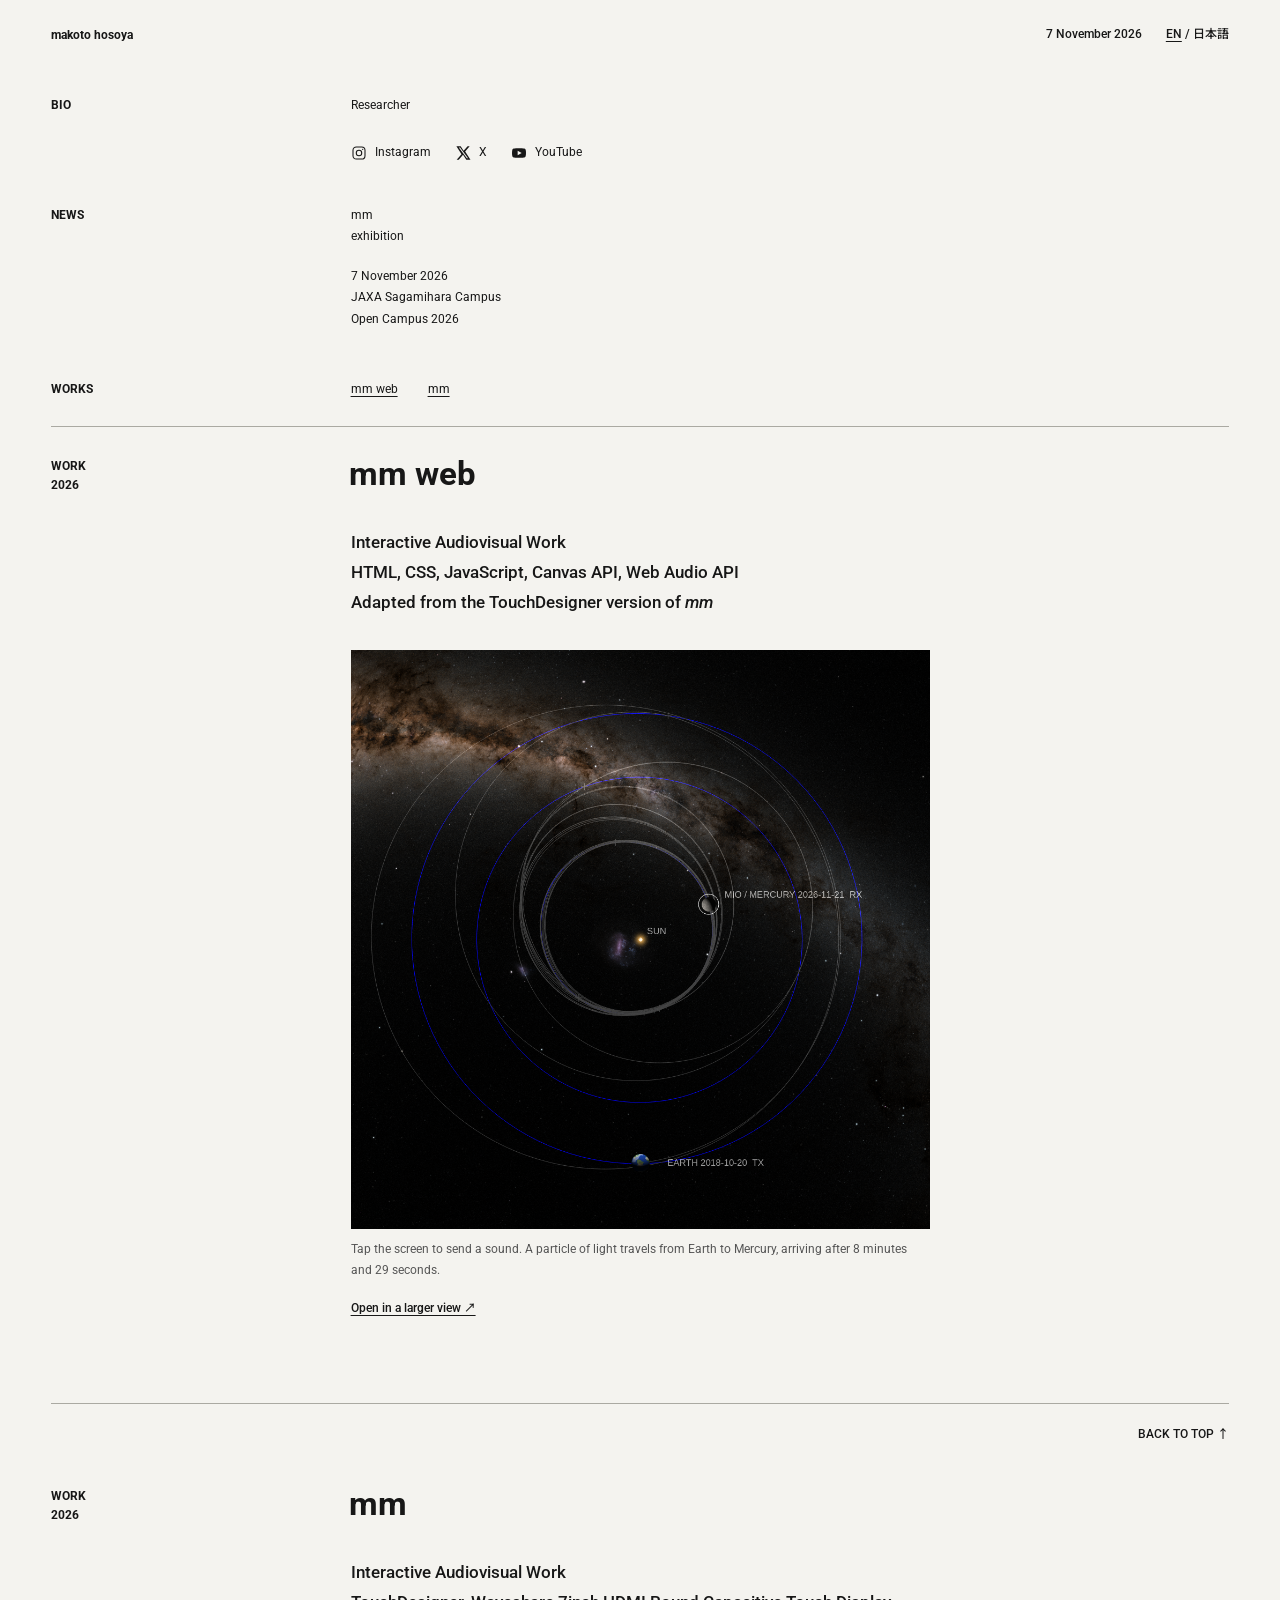
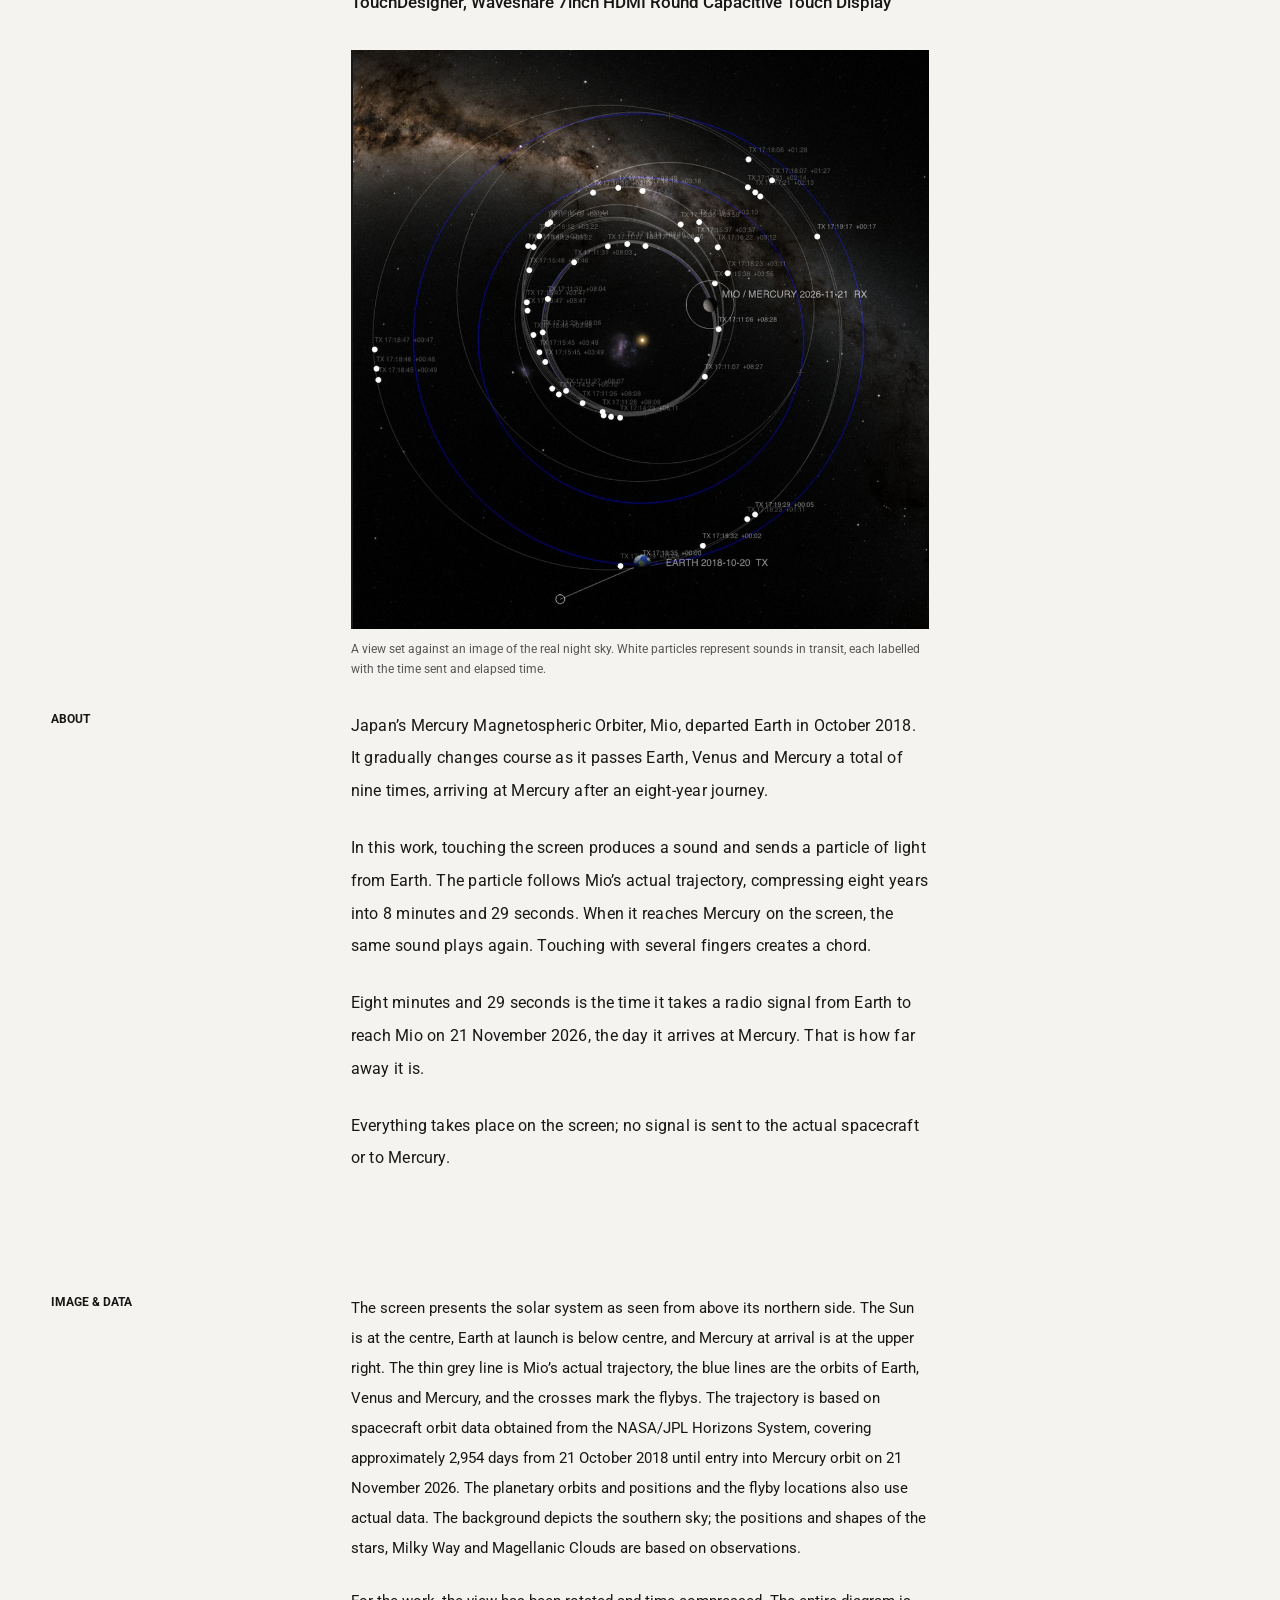
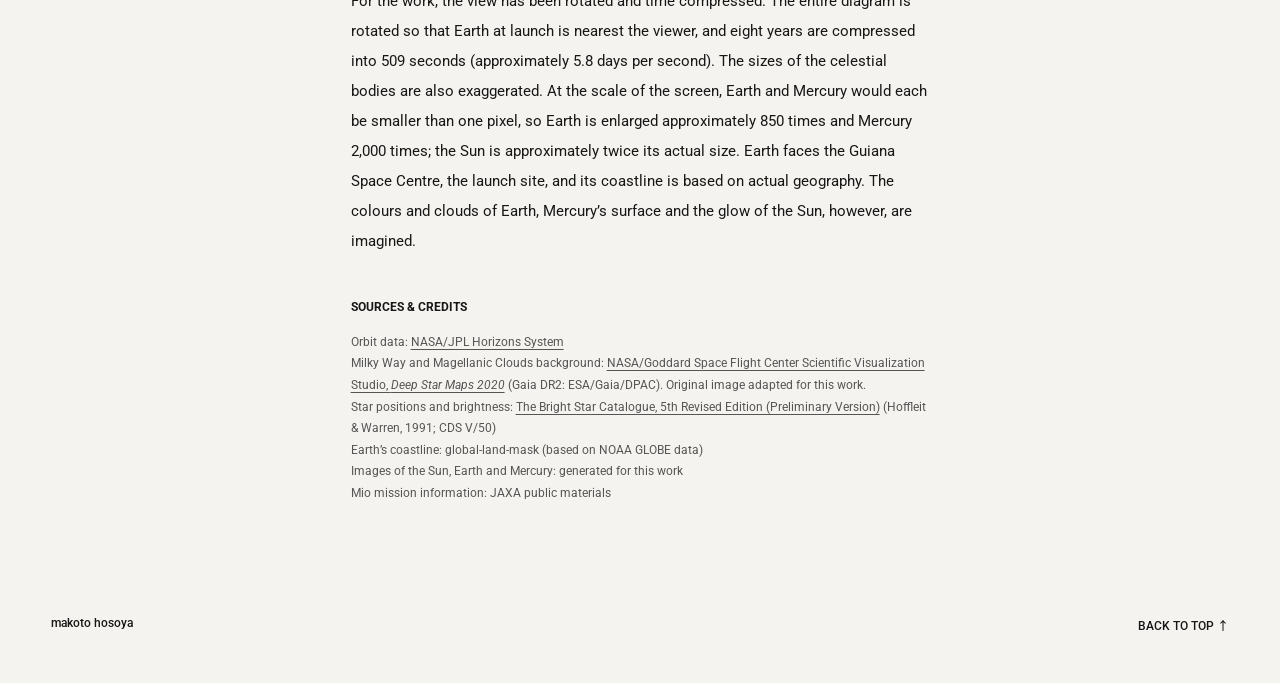
<file: index.html>
<!doctype html>
<html lang="en">
<head>
<meta charset="utf-8">
<meta name="viewport" content="width=device-width, initial-scale=1">
<title>makoto hosoya</title>
<link rel="preconnect" href="https://fonts.googleapis.com">
<link rel="preconnect" href="https://fonts.gstatic.com" crossorigin>
<link href="https://fonts.googleapis.com/css2?family=Roboto:wght@400;500;700&family=Noto+Sans+JP:wght@400;500;700&display=swap" rel="stylesheet">
<style>
:root{color-scheme:light;--ink:#171717;--paper:#f4f3ef;--line:#aaa9a2;--red:#171717}*{box-sizing:border-box}html{scroll-behavior:smooth}body{margin:0;background:var(--paper);color:var(--ink);font-family:Roboto,'Noto Sans JP',sans-serif;-webkit-font-smoothing:antialiased}img{display:block;width:100%;height:auto}p,h1,h2,h3,figure{margin:0} .wrap{max-width:1600px;margin:auto;padding:0 clamp(20px,4vw,64px)} .grid{display:grid;grid-template-columns:repeat(12,minmax(0,1fr));gap:0 20px}header{padding:24px 0 18px;align-items:end}header h1{grid-column:1/7;font-size:12px;font-weight:700;letter-spacing:normal;line-height:1}header .index{grid-column:10/13;text-align:right;font-size:12px;font-weight:500}.hero{padding-top:30px;align-items:start}.hero-label{grid-column:1/4;font-size:12px;font-weight:700;line-height:1.6}.hero-title{grid-column:4/13;font-size:clamp(21px,2.6vw,36px);line-height:1;letter-spacing:normal;font-weight:700;margin:0 0 38px -.04em}.hero-image{grid-column:4/10;max-width:650px}.hero-image img{max-height:860px;object-fit:contain;object-position:left;background:#08090b}.caption{font-size:12px;line-height:1.7;color:#555;margin-top:10px}.meta{padding:38px 0 72px;border-bottom:0}.meta-label,.section-label{grid-column:1/4;font-size:12px;font-weight:700;line-height:1.5}.meta-text{grid-column:4/10;font-size:clamp(15px,1.3vw,19px);line-height:1.8;font-weight:500}.section{padding:30px 0 88px;border-bottom:0}.section-title{grid-column:4/13;font-size:clamp(34px,5vw,70px);letter-spacing:normal;line-height:1.05;margin-bottom:46px}.body-copy{grid-column:4/10;font-size:16px;line-height:2.05;letter-spacing:.015em}.body-copy p+p{margin-top:1.5em}.wide-figure{grid-column:4/13;margin-top:64px}.pair{grid-column:4/13;display:grid;grid-template-columns:1fr 1fr;gap:20px;margin-top:38px}.detail-title{grid-column:4/7;font-size:clamp(20px,2vw,28px);line-height:1.3;letter-spacing:normal}.detail-copy{grid-column:4/10;font-size:15px;line-height:2}.detail-copy p+p{margin-top:1.5em}.credits{grid-column:4/10;margin-top:42px;font-size:12px;line-height:1.8;color:#555}footer{padding:24px 0 50px;font-size:12px;font-weight:500}footer span{grid-column:1/7}footer a{grid-column:10/13;text-align:right;color:inherit;text-decoration:none}@media(max-width:700px){.grid{grid-template-columns:repeat(4,minmax(0,1fr));gap:0 12px}header h1{grid-column:1/4}header .index{grid-column:4}.hero-label{grid-column:1/5;margin-bottom:44px}.hero-title{grid-column:1/5;font-size:clamp(21px,2.6vw,36px);margin-bottom:28px}.hero-image{grid-column:1/5}.meta{padding:28px 0 52px}.meta-label,.section-label{grid-column:1/5;margin-bottom:25px}.meta-text,.section-title,.body-copy,.wide-figure,.pair,.detail-title,.detail-copy,.credits{grid-column:1/5}.section{padding:25px 0 60px}.section-title{margin-bottom:30px}.body-copy{font-size:15px}.wide-figure{margin-top:40px}.pair{gap:12px;margin-top:30px}.detail-title{margin-bottom:30px}.credits{margin-top:30px}footer span{grid-column:1/4}footer a{grid-column:4}}
.work-index{padding:24px 0 26px;font-size:12px;line-height:1.8}.work-index-label{grid-column:1/4;font-weight:700}.work-index-links{grid-column:4/13;display:flex;gap:30px;flex-wrap:wrap}.work-index a,.credits a{color:inherit;text-decoration-thickness:1px;text-underline-offset:3px}.work-index a:hover{color:var(--red)}@media(max-width:700px){.work-index-label{grid-column:1/5;margin-bottom:12px}.work-index-links{grid-column:1/5}}
.work-divider{border-top:1px solid var(--line);padding:20px 0 16px;text-align:right;font-size:12px;font-weight:500}.work-divider a{color:inherit;text-decoration:none}
.hero-meta{grid-column:4/10;font-size:clamp(15px,1.3vw,19px);line-height:1.8;font-weight:500;margin:0 0 32px}@media(max-width:700px){.hero-meta{grid-column:1/5;margin-bottom:28px}}
.work-video{grid-column:4/10;width:100%;max-width:650px;height:auto;margin-top:32px;background:#000}@media(max-width:700px){.work-video{grid-column:1/5}}
.web-embed{grid-column:4/10;max-width:650px;width:100%}.web-embed iframe{display:block;width:100%;aspect-ratio:1;border:0;background:#000}.web-link{margin-top:18px;font-size:12px;font-weight:500}.web-link a{color:inherit;text-underline-offset:3px}.web-divider{margin-top:88px}@media(max-width:700px){.web-embed{grid-column:1/5}.web-divider{margin-top:60px}}
.news{padding:36px 0 24px;font-size:12px;line-height:1.8}.news-label{grid-column:1/4;font-size:12px;font-weight:700}.news-item{grid-column:4/10}.news-item p+p{margin-top:1.5em}@media(max-width:700px){.news-label{grid-column:1/5;margin-bottom:12px}.news-item{grid-column:1/5}}
.credits-heading{font-size:12px;font-weight:700;line-height:1.5;letter-spacing:normal;color:var(--ink);margin:0 0 16px}
.work-index{border-bottom:1px solid var(--line)}.bio{padding:36px 0 0;font-size:12px;line-height:1.8}.bio-label{grid-column:1/4;font-size:12px;font-weight:700}.bio-item{grid-column:4/10}.bio-item p+p{margin-top:1.5em}@media(max-width:700px){.bio-label{grid-column:1/5;margin-bottom:12px}.bio-item{grid-column:1/5}}
.header-right{grid-column:8/13;display:flex;justify-content:flex-end;align-items:baseline;gap:24px;font-size:12px;font-weight:500}.header-right .index{grid-column:auto}.lang-nav{white-space:nowrap}.lang-nav a{color:inherit;text-decoration:none}.lang-nav a[aria-current="page"]{text-decoration:underline;text-underline-offset:3px}@media(max-width:700px){header h1{grid-column:1/3}.header-right{grid-column:3/5;gap:10px;flex-wrap:wrap}}
.social-links{display:flex;gap:24px;align-items:center;margin-top:20px;flex-wrap:wrap}.social-links a{display:inline-flex;gap:8px;align-items:center;color:inherit;text-decoration:none;min-height:32px}.social-links a:hover{text-decoration:underline;text-underline-offset:3px}.social-links a:focus-visible{outline:2px solid currentColor;outline-offset:4px}.social-links svg{width:16px;height:16px;flex:none}
</style>
</head>
<body id="top">
<div class="wrap">
<header class="grid"><h1>makoto hosoya</h1><div class="header-right"><div class="index">7 November 2026</div><nav class="lang-nav" aria-label="Language"><a href="index.html" lang="en" aria-current="page" data-language="en">EN</a> / <a href="ja.html" lang="ja" data-language="ja">日本語</a></nav></div></header>
<section class="bio grid" aria-labelledby="bio-heading"><h2 id="bio-heading" class="bio-label">BIO</h2><div class="bio-item"><p>Researcher</p><div class="social-links"><a href="https://www.instagram.com/makotohosoya/"><svg viewBox="0 0 24 24" fill="none" stroke="currentColor" stroke-width="1.6" aria-hidden="true"><rect x="3" y="3" width="18" height="18" rx="5"/><circle cx="12" cy="12" r="4.1"/><circle cx="17.5" cy="6.5" r="1" fill="currentColor" stroke="none"/></svg><span>Instagram</span></a><a href="https://x.com/makotohosoya"><svg viewBox="0 0 24 24" fill="currentColor" aria-hidden="true"><path d="M18.9 2H22l-6.77 7.74L23.2 22h-6.24l-4.89-7.39L5.61 22H2.5l7.25-8.29L2.1 2h6.4l4.42 6.75L18.9 2Zm-1.09 18h1.73L7.56 3.9H5.71L17.81 20Z"/></svg><span>X</span></a><a href="https://www.youtube.com/makotohosoya"><svg viewBox="0 0 24 24" fill="currentColor" aria-hidden="true"><path d="M22 7.2a2.8 2.8 0 0 0-2-2C18.2 4.7 12 4.7 12 4.7s-6.2 0-8 .5a2.8 2.8 0 0 0-2 2A29 29 0 0 0 1.5 12c0 1.6.1 3.2.5 4.8a2.8 2.8 0 0 0 2 2c1.8.5 8 .5 8 .5s6.2 0 8-.5a2.8 2.8 0 0 0 2-2c.4-1.6.5-3.2.5-4.8s-.1-3.2-.5-4.8ZM10 15.4V8.6l6 3.4-6 3.4Z"/></svg><span>YouTube</span></a></div></div></section>
<section class="news grid" aria-labelledby="news-heading"><h2 id="news-heading" class="news-label">NEWS</h2><div class="news-item"><p>mm<br>exhibition</p><p>7 November 2026<br>JAXA Sagamihara Campus<br>Open Campus 2026</p></div></section>
<nav class="work-index grid" aria-label="Works"><div class="work-index-label">WORKS</div><div class="work-index-links"><a href="#mm-web">mm web</a><a href="#mm">mm</a></div></nav>
<main>
<section id="mm-web" class="hero grid" aria-labelledby="web-title"><div class="hero-label">WORK<br>2026</div><h2 id="web-title" class="hero-title">mm web</h2><p class="hero-meta">Interactive Audiovisual Work<br>HTML, CSS, JavaScript, Canvas API, Web Audio API<br>Adapted from the TouchDesigner version of <i>mm</i></p><div class="web-embed"><iframe src="mio-orbit/?lang=en" title="mm web — touch the screen to send a sound" loading="lazy" allow="autoplay"></iframe><p class="caption">Tap the screen to send a sound. A particle of light travels from Earth to Mercury, arriving after 8 minutes and 29 seconds.</p><p class="web-link"><a href="mio-orbit/?lang=en" target="_blank" rel="noopener">Open in a larger view ↗</a></p></div></section>
<div class="work-divider web-divider"><a href="#top">BACK TO TOP ↑</a></div>
<section id="mm" class="hero grid" aria-labelledby="work-title"><div class="hero-label">WORK<br>2026</div><h2 id="work-title" class="hero-title">mm</h2><p class="hero-meta">Interactive Audiovisual Work<br>TouchDesigner, Waveshare 7inch HDMI Round Capacitive Touch Display</p><figure class="hero-image"><img src="images/image1.jpg" alt="A circular view of Mio’s trajectory, Earth and Mercury against a starry sky"><figcaption class="caption">A view set against an image of the real night sky. White particles represent sounds in transit, each labelled with the time sent and elapsed time.</figcaption></figure></section>

<section class="section grid"><div class="section-label">ABOUT</div><div class="body-copy"><p>Japan’s Mercury Magnetospheric Orbiter, Mio, departed Earth in October 2018. It gradually changes course as it passes Earth, Venus and Mercury a total of nine times, arriving at Mercury after an eight-year journey.</p><p>In this work, touching the screen produces a sound and sends a particle of light from Earth. The particle follows Mio’s actual trajectory, compressing eight years into 8 minutes and 29 seconds. When it reaches Mercury on the screen, the same sound plays again. Touching with several fingers creates a chord.</p><p>Eight minutes and 29 seconds is the time it takes a radio signal from Earth to reach Mio on 21 November 2026, the day it arrives at Mercury. That is how far away it is.</p><p>Everything takes place on the screen; no signal is sent to the actual spacecraft or to Mercury.</p></div></section>
<section class="section grid"><div class="section-label">IMAGE &amp; DATA</div><div class="detail-copy"><p>The screen presents the solar system as seen from above its northern side. The Sun is at the centre, Earth at launch is below centre, and Mercury at arrival is at the upper right. The thin grey line is Mio’s actual trajectory, the blue lines are the orbits of Earth, Venus and Mercury, and the crosses mark the flybys. The trajectory is based on spacecraft orbit data obtained from the NASA/JPL Horizons System, covering approximately 2,954 days from 21 October 2018 until entry into Mercury orbit on 21 November 2026. The planetary orbits and positions and the flyby locations also use actual data. The background depicts the southern sky; the positions and shapes of the stars, Milky Way and Magellanic Clouds are based on observations.</p><p>For the work, the view has been rotated and time compressed. The entire diagram is rotated so that Earth at launch is nearest the viewer, and eight years are compressed into 509 seconds (approximately 5.8 days per second). The sizes of the celestial bodies are also exaggerated. At the scale of the screen, Earth and Mercury would each be smaller than one pixel, so Earth is enlarged approximately 850 times and Mercury 2,000 times; the Sun is approximately twice its actual size. Earth faces the Guiana Space Centre, the launch site, and its coastline is based on actual geography. The colours and clouds of Earth, Mercury’s surface and the glow of the Sun, however, are imagined.</p></div><div class="credits"><h3 class="credits-heading">SOURCES &amp; CREDITS</h3><p>Orbit data: <a href="https://ssd.jpl.nasa.gov/horizons/">NASA/JPL Horizons System</a><br>Milky Way and Magellanic Clouds background: <a href="https://svs.gsfc.nasa.gov/4851/">NASA/Goddard Space Flight Center Scientific Visualization Studio, <i>Deep Star Maps 2020</i></a> (Gaia DR2: ESA/Gaia/DPAC). Original image adapted for this work.<br>Star positions and brightness: <a href="https://cdsarc.cds.unistra.fr/viz-bin/cat/V/50">The Bright Star Catalogue, 5th Revised Edition (Preliminary Version)</a> (Hoffleit &amp; Warren, 1991; CDS V/50)<br>Earth’s coastline: global-land-mask (based on NOAA GLOBE data)<br>Images of the Sun, Earth and Mercury: generated for this work<br>Mio mission information: JAXA public materials</p></div></section>
</main><footer class="grid"><span>makoto hosoya</span><a href="#top">BACK TO TOP ↑</a></footer>
</div>
</body>
</html>
</file>
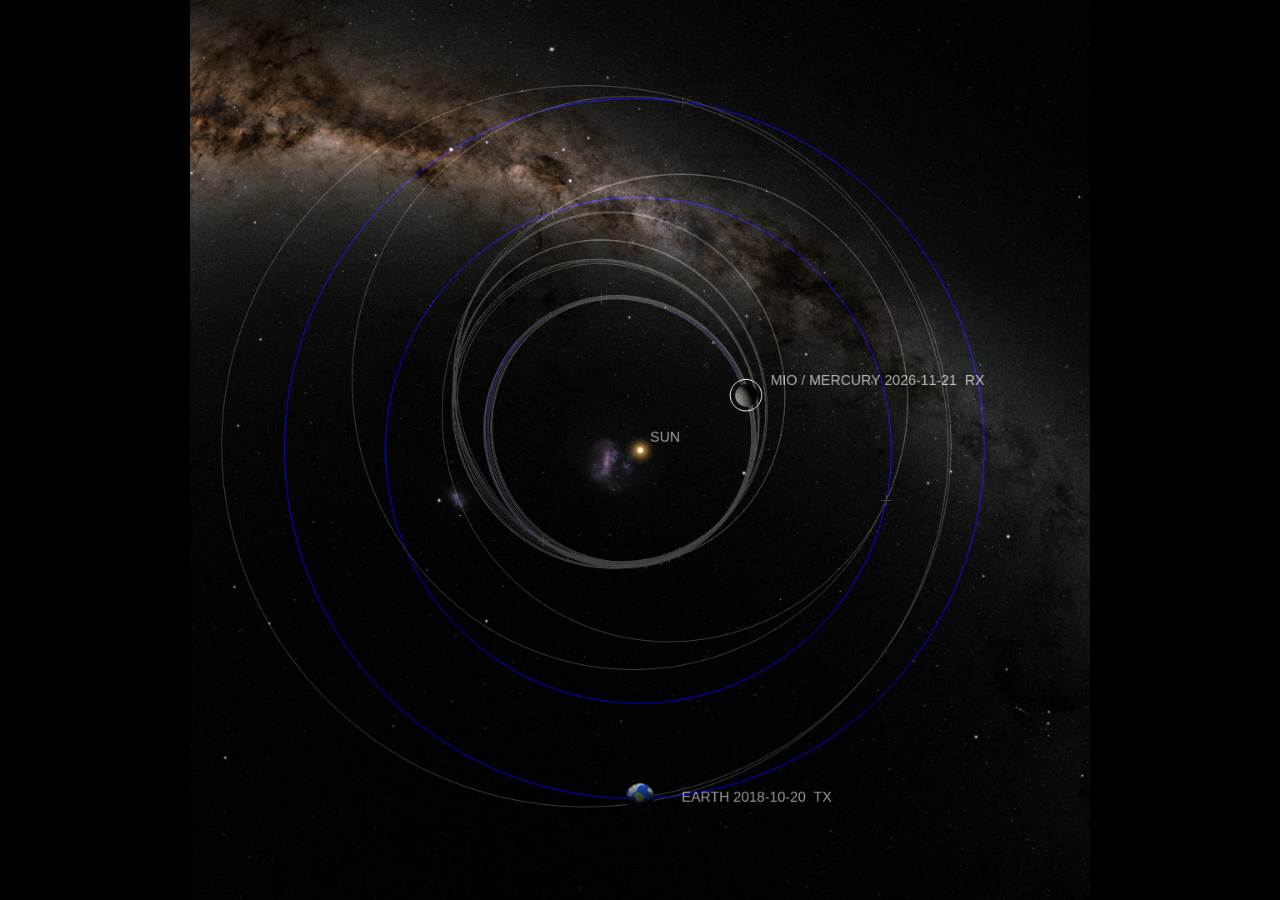
<file: mio-orbit/index.html>
<!doctype html>
<html lang="ja">
<head>
  <meta charset="utf-8">
  <meta name="viewport" content="width=device-width, initial-scale=1">
  <title>Mio Orbit</title>
  <link rel="stylesheet" href="style.css">
</head>
<body>
  <canvas id="view" aria-label="探査機みおの航跡。画面に触れると、信号が地球から水星へ旅をします"></canvas>
  <script>
    if (new URLSearchParams(location.search).get('lang') === 'en') {
      document.documentElement.lang = 'en';
      document.title = 'mm web';
      document.getElementById('view').setAttribute('aria-label', "Mio's trajectory. Touch the screen to send a signal from Earth to Mercury.");
    }
  </script>
  <script src="data.js"></script>
  <script src="main.js"></script>
</body>
</html>
</file>
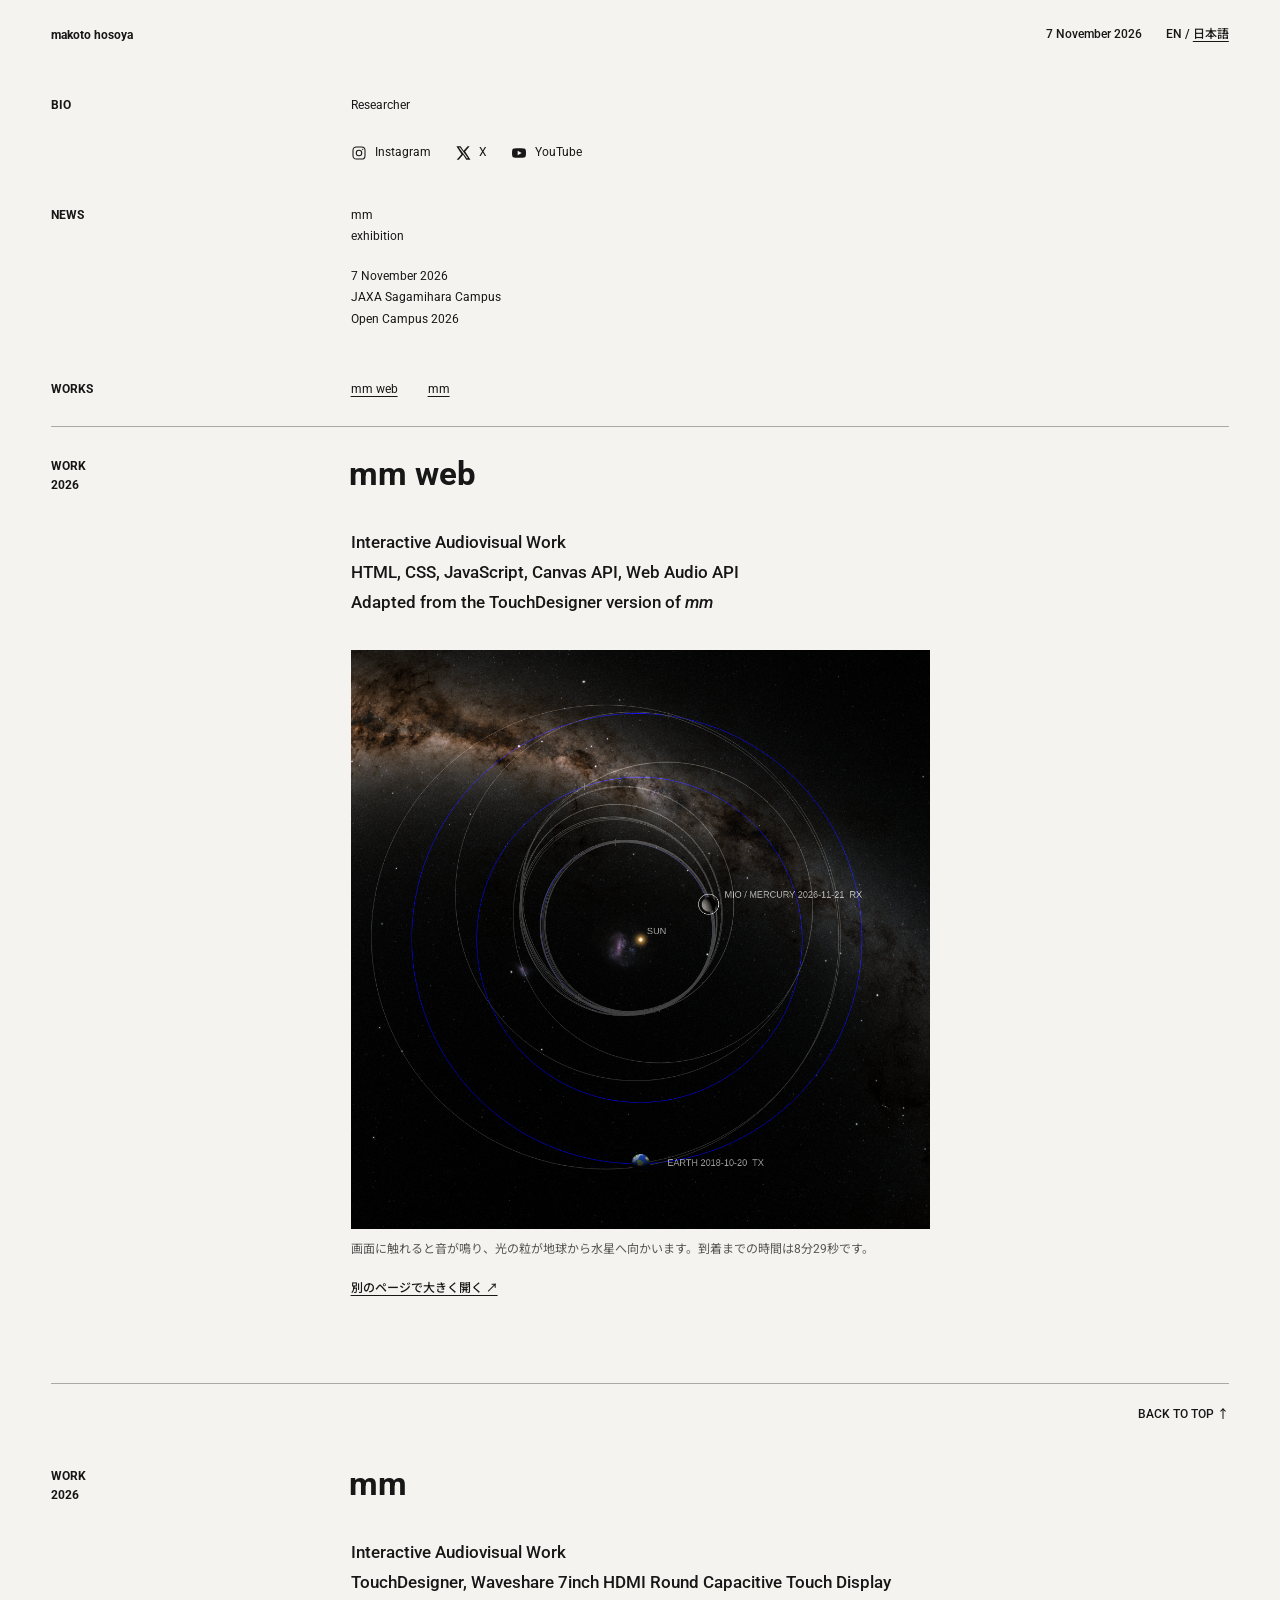
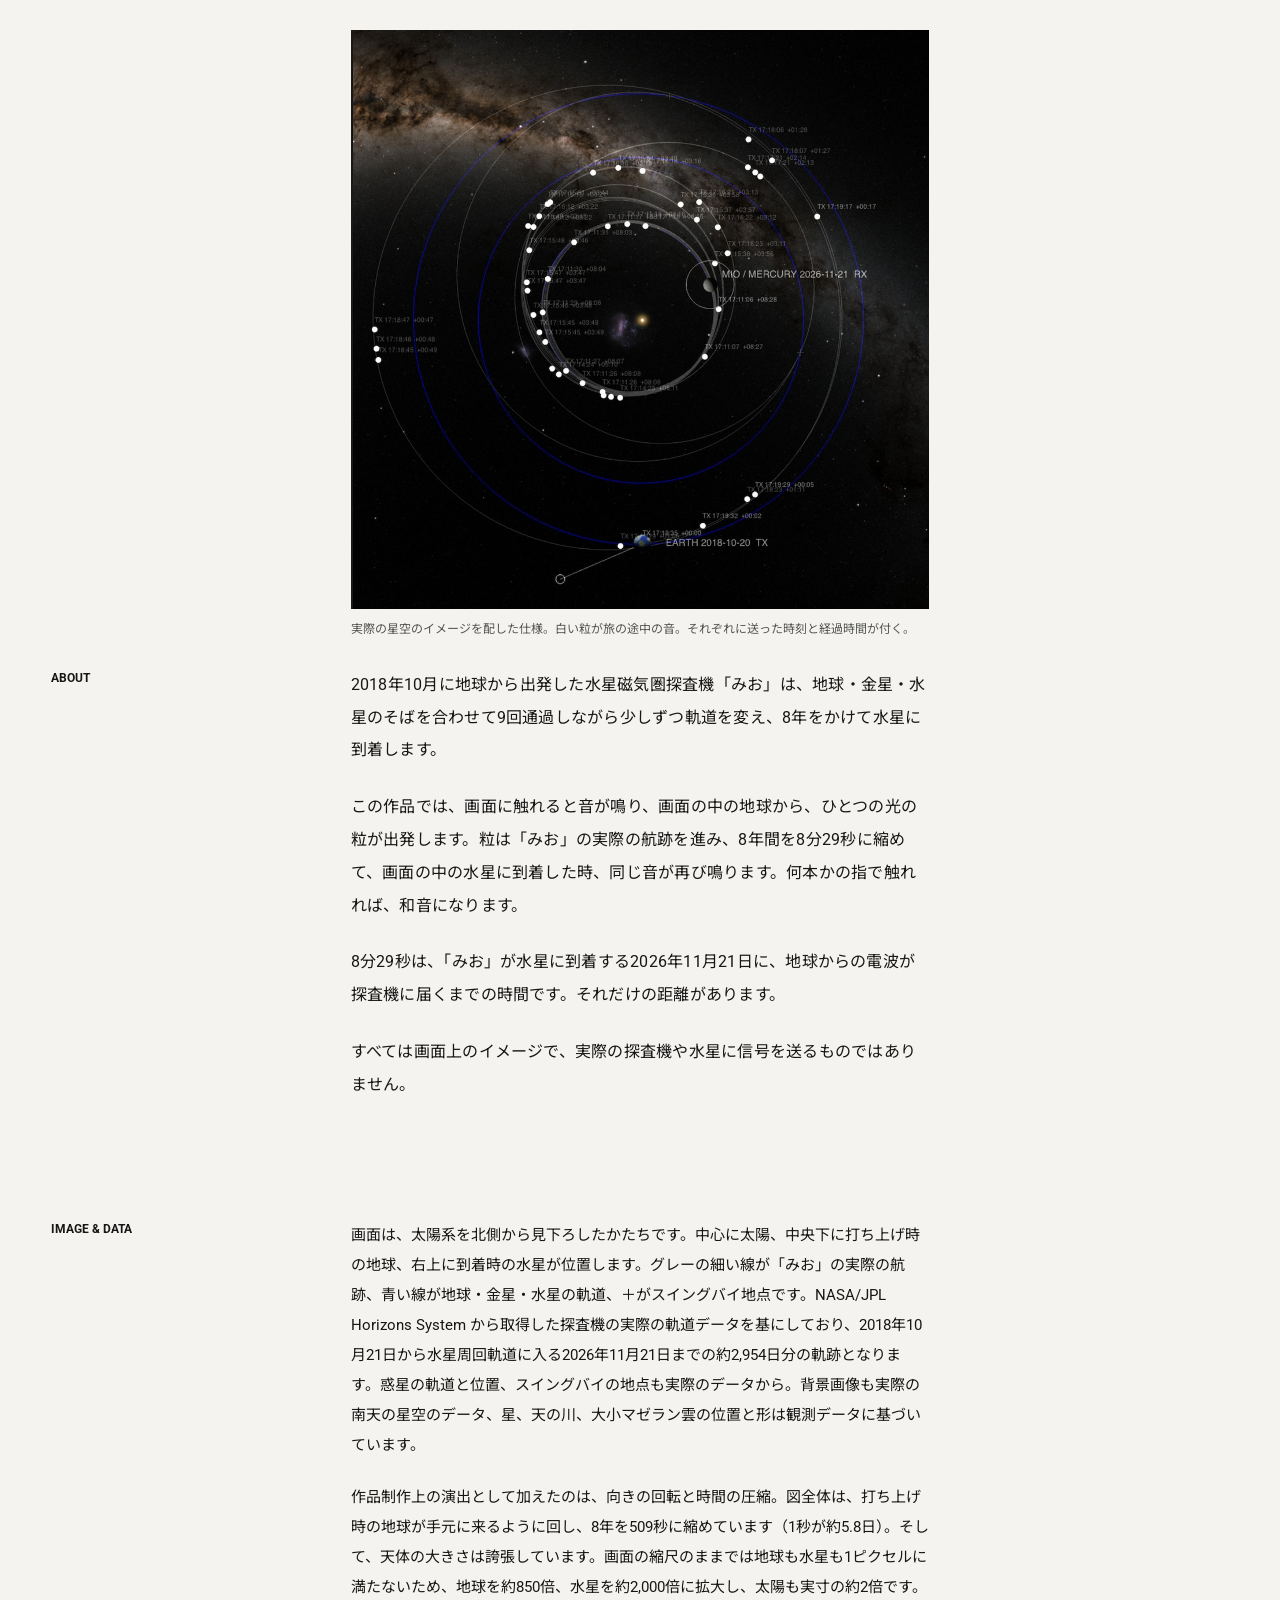
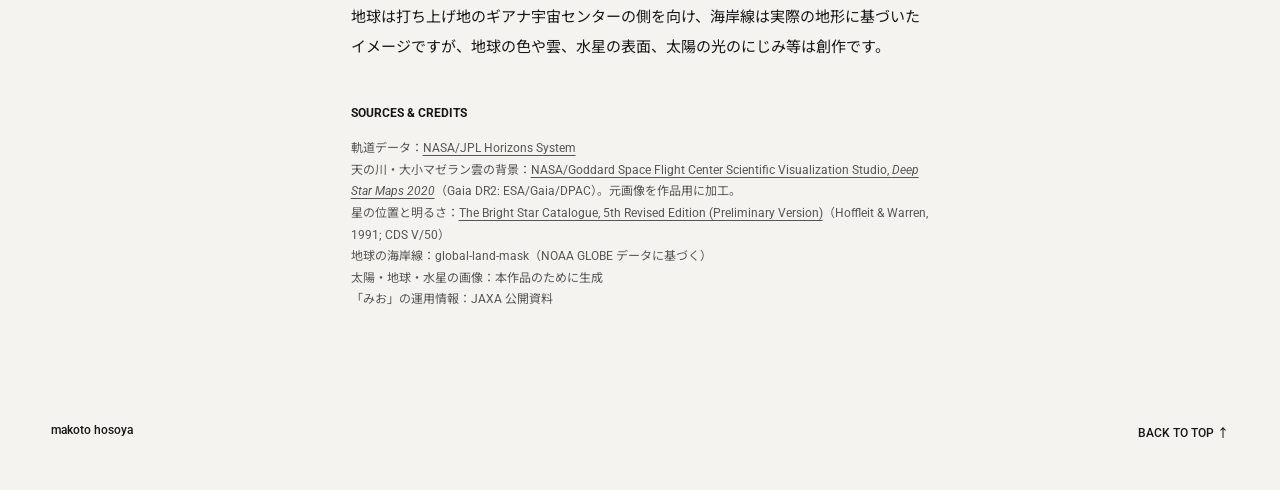
<file: ja.html>
<!doctype html>
<html lang="ja">
<head>
<meta charset="utf-8">
<meta name="viewport" content="width=device-width, initial-scale=1">
<title>makoto hosoya</title>
<link rel="preconnect" href="https://fonts.googleapis.com">
<link rel="preconnect" href="https://fonts.gstatic.com" crossorigin>
<link href="https://fonts.googleapis.com/css2?family=Roboto:wght@400;500;700&family=Noto+Sans+JP:wght@400;500;700&display=swap" rel="stylesheet">
<style>
:root{color-scheme:light;--ink:#171717;--paper:#f4f3ef;--line:#aaa9a2;--red:#171717}*{box-sizing:border-box}html{scroll-behavior:smooth}body{margin:0;background:var(--paper);color:var(--ink);font-family:Roboto,'Noto Sans JP',sans-serif;-webkit-font-smoothing:antialiased}img{display:block;width:100%;height:auto}p,h1,h2,h3,figure{margin:0} .wrap{max-width:1600px;margin:auto;padding:0 clamp(20px,4vw,64px)} .grid{display:grid;grid-template-columns:repeat(12,minmax(0,1fr));gap:0 20px}header{padding:24px 0 18px;align-items:end}header h1{grid-column:1/7;font-size:12px;font-weight:700;letter-spacing:normal;line-height:1}header .index{grid-column:10/13;text-align:right;font-size:12px;font-weight:500}.hero{padding-top:30px;align-items:start}.hero-label{grid-column:1/4;font-size:12px;font-weight:700;line-height:1.6}.hero-title{grid-column:4/13;font-size:clamp(21px,2.6vw,36px);line-height:1;letter-spacing:normal;font-weight:700;margin:0 0 38px -.04em}.hero-image{grid-column:4/10;max-width:650px}.hero-image img{max-height:860px;object-fit:contain;object-position:left;background:#08090b}.caption{font-size:12px;line-height:1.7;color:#555;margin-top:10px}.meta{padding:38px 0 72px;border-bottom:0}.meta-label,.section-label{grid-column:1/4;font-size:12px;font-weight:700;line-height:1.5}.meta-text{grid-column:4/10;font-size:clamp(15px,1.3vw,19px);line-height:1.8;font-weight:500}.section{padding:30px 0 88px;border-bottom:0}.section-title{grid-column:4/13;font-size:clamp(34px,5vw,70px);letter-spacing:normal;line-height:1.05;margin-bottom:46px}.body-copy{grid-column:4/10;font-size:16px;line-height:2.05;letter-spacing:.015em}.body-copy p+p{margin-top:1.5em}.wide-figure{grid-column:4/13;margin-top:64px}.pair{grid-column:4/13;display:grid;grid-template-columns:1fr 1fr;gap:20px;margin-top:38px}.detail-title{grid-column:4/7;font-size:clamp(20px,2vw,28px);line-height:1.3;letter-spacing:normal}.detail-copy{grid-column:4/10;font-size:15px;line-height:2}.detail-copy p+p{margin-top:1.5em}.credits{grid-column:4/10;margin-top:42px;font-size:12px;line-height:1.8;color:#555}footer{padding:24px 0 50px;font-size:12px;font-weight:500}footer span{grid-column:1/7}footer a{grid-column:10/13;text-align:right;color:inherit;text-decoration:none}@media(max-width:700px){.grid{grid-template-columns:repeat(4,minmax(0,1fr));gap:0 12px}header h1{grid-column:1/4}header .index{grid-column:4}.hero-label{grid-column:1/5;margin-bottom:44px}.hero-title{grid-column:1/5;font-size:clamp(21px,2.6vw,36px);margin-bottom:28px}.hero-image{grid-column:1/5}.meta{padding:28px 0 52px}.meta-label,.section-label{grid-column:1/5;margin-bottom:25px}.meta-text,.section-title,.body-copy,.wide-figure,.pair,.detail-title,.detail-copy,.credits{grid-column:1/5}.section{padding:25px 0 60px}.section-title{margin-bottom:30px}.body-copy{font-size:15px}.wide-figure{margin-top:40px}.pair{gap:12px;margin-top:30px}.detail-title{margin-bottom:30px}.credits{margin-top:30px}footer span{grid-column:1/4}footer a{grid-column:4}}
.work-index{padding:24px 0 26px;font-size:12px;line-height:1.8}.work-index-label{grid-column:1/4;font-weight:700}.work-index-links{grid-column:4/13;display:flex;gap:30px;flex-wrap:wrap}.work-index a,.credits a{color:inherit;text-decoration-thickness:1px;text-underline-offset:3px}.work-index a:hover{color:var(--red)}@media(max-width:700px){.work-index-label{grid-column:1/5;margin-bottom:12px}.work-index-links{grid-column:1/5}}
.work-divider{border-top:1px solid var(--line);padding:20px 0 16px;text-align:right;font-size:12px;font-weight:500}.work-divider a{color:inherit;text-decoration:none}
.hero-meta{grid-column:4/10;font-size:clamp(15px,1.3vw,19px);line-height:1.8;font-weight:500;margin:0 0 32px}@media(max-width:700px){.hero-meta{grid-column:1/5;margin-bottom:28px}}
.work-video{grid-column:4/10;width:100%;max-width:650px;height:auto;margin-top:32px;background:#000}@media(max-width:700px){.work-video{grid-column:1/5}}
.web-embed{grid-column:4/10;max-width:650px;width:100%}.web-embed iframe{display:block;width:100%;aspect-ratio:1;border:0;background:#000}.web-link{margin-top:18px;font-size:12px;font-weight:500}.web-link a{color:inherit;text-underline-offset:3px}.web-divider{margin-top:88px}@media(max-width:700px){.web-embed{grid-column:1/5}.web-divider{margin-top:60px}}
.news{padding:36px 0 24px;font-size:12px;line-height:1.8}.news-label{grid-column:1/4;font-size:12px;font-weight:700}.news-item{grid-column:4/10}.news-item p+p{margin-top:1.5em}@media(max-width:700px){.news-label{grid-column:1/5;margin-bottom:12px}.news-item{grid-column:1/5}}
.credits-heading{font-size:12px;font-weight:700;line-height:1.5;letter-spacing:normal;color:var(--ink);margin:0 0 16px}
.work-index{border-bottom:1px solid var(--line)}.bio{padding:36px 0 0;font-size:12px;line-height:1.8}.bio-label{grid-column:1/4;font-size:12px;font-weight:700}.bio-item{grid-column:4/10}.bio-item p+p{margin-top:1.5em}@media(max-width:700px){.bio-label{grid-column:1/5;margin-bottom:12px}.bio-item{grid-column:1/5}}
.header-right{grid-column:8/13;display:flex;justify-content:flex-end;align-items:baseline;gap:24px;font-size:12px;font-weight:500}.header-right .index{grid-column:auto}.lang-nav{white-space:nowrap}.lang-nav a{color:inherit;text-decoration:none}.lang-nav a[aria-current="page"]{text-decoration:underline;text-underline-offset:3px}@media(max-width:700px){header h1{grid-column:1/3}.header-right{grid-column:3/5;gap:10px;flex-wrap:wrap}}
.social-links{display:flex;gap:24px;align-items:center;margin-top:20px;flex-wrap:wrap}.social-links a{display:inline-flex;gap:8px;align-items:center;color:inherit;text-decoration:none;min-height:32px}.social-links a:hover{text-decoration:underline;text-underline-offset:3px}.social-links a:focus-visible{outline:2px solid currentColor;outline-offset:4px}.social-links svg{width:16px;height:16px;flex:none}
</style>
</head>
<body id="top">
<div class="wrap">
<header class="grid"><h1>makoto hosoya</h1><div class="header-right"><div class="index">7 November 2026</div><nav class="lang-nav" aria-label="Language"><a href="index.html" lang="en" data-language="en">EN</a> / <a href="ja.html" lang="ja" aria-current="page" data-language="ja">日本語</a></nav></div></header>
<section class="bio grid" aria-labelledby="bio-heading"><h2 id="bio-heading" class="bio-label">BIO</h2><div class="bio-item"><p>Researcher</p><div class="social-links"><a href="https://www.instagram.com/makotohosoya/"><svg viewBox="0 0 24 24" fill="none" stroke="currentColor" stroke-width="1.6" aria-hidden="true"><rect x="3" y="3" width="18" height="18" rx="5"/><circle cx="12" cy="12" r="4.1"/><circle cx="17.5" cy="6.5" r="1" fill="currentColor" stroke="none"/></svg><span>Instagram</span></a><a href="https://x.com/makotohosoya"><svg viewBox="0 0 24 24" fill="currentColor" aria-hidden="true"><path d="M18.9 2H22l-6.77 7.74L23.2 22h-6.24l-4.89-7.39L5.61 22H2.5l7.25-8.29L2.1 2h6.4l4.42 6.75L18.9 2Zm-1.09 18h1.73L7.56 3.9H5.71L17.81 20Z"/></svg><span>X</span></a><a href="https://www.youtube.com/makotohosoya"><svg viewBox="0 0 24 24" fill="currentColor" aria-hidden="true"><path d="M22 7.2a2.8 2.8 0 0 0-2-2C18.2 4.7 12 4.7 12 4.7s-6.2 0-8 .5a2.8 2.8 0 0 0-2 2A29 29 0 0 0 1.5 12c0 1.6.1 3.2.5 4.8a2.8 2.8 0 0 0 2 2c1.8.5 8 .5 8 .5s6.2 0 8-.5a2.8 2.8 0 0 0 2-2c.4-1.6.5-3.2.5-4.8s-.1-3.2-.5-4.8ZM10 15.4V8.6l6 3.4-6 3.4Z"/></svg><span>YouTube</span></a></div></div></section>
<section class="news grid" aria-labelledby="news-heading"><h2 id="news-heading" class="news-label">NEWS</h2><div class="news-item"><p>mm<br>exhibition</p><p>7 November 2026<br>JAXA Sagamihara Campus<br>Open Campus 2026</p></div></section>
<nav class="work-index grid" aria-label="作品一覧"><div class="work-index-label">WORKS</div><div class="work-index-links"><a href="#mm-web">mm web</a><a href="#mm">mm</a></div></nav>
<main>
<section id="mm-web" class="hero grid" aria-labelledby="web-title"><div class="hero-label">WORK<br>2026</div><h2 id="web-title" class="hero-title">mm web</h2><p class="hero-meta">Interactive Audiovisual Work<br>HTML, CSS, JavaScript, Canvas API, Web Audio API<br>Adapted from the TouchDesigner version of <i>mm</i></p><div class="web-embed"><iframe src="mio-orbit/" title="mm web — 画面に触れて音を送る" loading="lazy" allow="autoplay"></iframe><p class="caption">画面に触れると音が鳴り、光の粒が地球から水星へ向かいます。到着までの時間は8分29秒です。</p><p class="web-link"><a href="mio-orbit/" target="_blank" rel="noopener">別のページで大きく開く ↗</a></p></div></section>
<div class="work-divider web-divider"><a href="#top">BACK TO TOP ↑</a></div>
<section id="mm" class="hero grid" aria-labelledby="work-title"><div class="hero-label">WORK<br>2026</div><h2 id="work-title" class="hero-title">mm</h2><p class="hero-meta">Interactive Audiovisual Work<br>TouchDesigner, Waveshare 7inch HDMI Round Capacitive Touch Display</p><figure class="hero-image"><img src="images/image1.jpg" alt="星空を背景に、探査機みおの航跡と地球・水星を描いた円形の画面"><figcaption class="caption">実際の星空のイメージを配した仕様。白い粒が旅の途中の音。それぞれに送った時刻と経過時間が付く。</figcaption></figure></section>

<section class="section grid"><div class="section-label">ABOUT</div><div class="body-copy"><p>2018年10月に地球から出発した水星磁気圏探査機「みお」は、地球・金星・水星のそばを合わせて9回通過しながら少しずつ軌道を変え、8年をかけて水星に到着します。</p><p>この作品では、画面に触れると音が鳴り、画面の中の地球から、ひとつの光の粒が出発します。粒は「みお」の実際の航跡を進み、8年間を8分29秒に縮めて、画面の中の水星に到着した時、同じ音が再び鳴ります。何本かの指で触れれば、和音になります。</p><p>8分29秒は、「みお」が水星に到着する2026年11月21日に、地球からの電波が探査機に届くまでの時間です。それだけの距離があります。</p><p>すべては画面上のイメージで、実際の探査機や水星に信号を送るものではありません。</p></div></section>
<section class="section grid"><div class="section-label">IMAGE &amp; DATA</div><div class="detail-copy"><p>画面は、太陽系を北側から見下ろしたかたちです。中心に太陽、中央下に打ち上げ時の地球、右上に到着時の水星が位置します。グレーの細い線が「みお」の実際の航跡、青い線が地球・金星・水星の軌道、＋がスイングバイ地点です。NASA/JPL Horizons System から取得した探査機の実際の軌道データを基にしており、2018年10月21日から水星周回軌道に入る2026年11月21日までの約2,954日分の軌跡となります。惑星の軌道と位置、スイングバイの地点も実際のデータから。背景画像も実際の南天の星空のデータ、星、天の川、大小マゼラン雲の位置と形は観測データに基づいています。</p><p>作品制作上の演出として加えたのは、向きの回転と時間の圧縮。図全体は、打ち上げ時の地球が手元に来るように回し、8年を509秒に縮めています（1秒が約5.8日）。そして、天体の大きさは誇張しています。画面の縮尺のままでは地球も水星も1ピクセルに満たないため、地球を約850倍、水星を約2,000倍に拡大し、太陽も実寸の約2倍です。地球は打ち上げ地のギアナ宇宙センターの側を向け、海岸線は実際の地形に基づいたイメージですが、地球の色や雲、水星の表面、太陽の光のにじみ等は創作です。</p></div><div class="credits"><h3 class="credits-heading">SOURCES &amp; CREDITS</h3><p>軌道データ：<a href="https://ssd.jpl.nasa.gov/horizons/">NASA/JPL Horizons System</a><br>天の川・大小マゼラン雲の背景：<a href="https://svs.gsfc.nasa.gov/4851/">NASA/Goddard Space Flight Center Scientific Visualization Studio, <i>Deep Star Maps 2020</i></a>（Gaia DR2: ESA/Gaia/DPAC）。元画像を作品用に加工。<br>星の位置と明るさ：<a href="https://cdsarc.cds.unistra.fr/viz-bin/cat/V/50">The Bright Star Catalogue, 5th Revised Edition (Preliminary Version)</a>（Hoffleit &amp; Warren, 1991; CDS V/50）<br>地球の海岸線：global-land-mask（NOAA GLOBE データに基づく）<br>太陽・地球・水星の画像：本作品のために生成<br>「みお」の運用情報：JAXA 公開資料</p></div></section>
</main><footer class="grid"><span>makoto hosoya</span><a href="#top">BACK TO TOP ↑</a></footer>
</div>
</body>
</html>
</file>
<file: mio-orbit/style.css>
html,
body {
  margin: 0;
  height: 100%;
  background: #000;
  overflow: hidden;
}

body {
  display: grid;
  place-items: center;
}

/* TD版と同じく正方形（1080×1080）を、画面に収まる大きさで表示する */
#view {
  width: min(100vw, 100vh);
  height: min(100vw, 100vh);
  touch-action: none;
  cursor: crosshair;
}

#hint {
  position: fixed;
  bottom: 16px;
  left: 0;
  right: 0;
  margin: 0;
  text-align: center;
  font: 13px Helvetica, Arial, sans-serif;
  color: rgba(255, 255, 255, 0.5);
  pointer-events: none;
  transition: opacity 1s;
}

#hint.hidden {
  opacity: 0;
}
</file>
